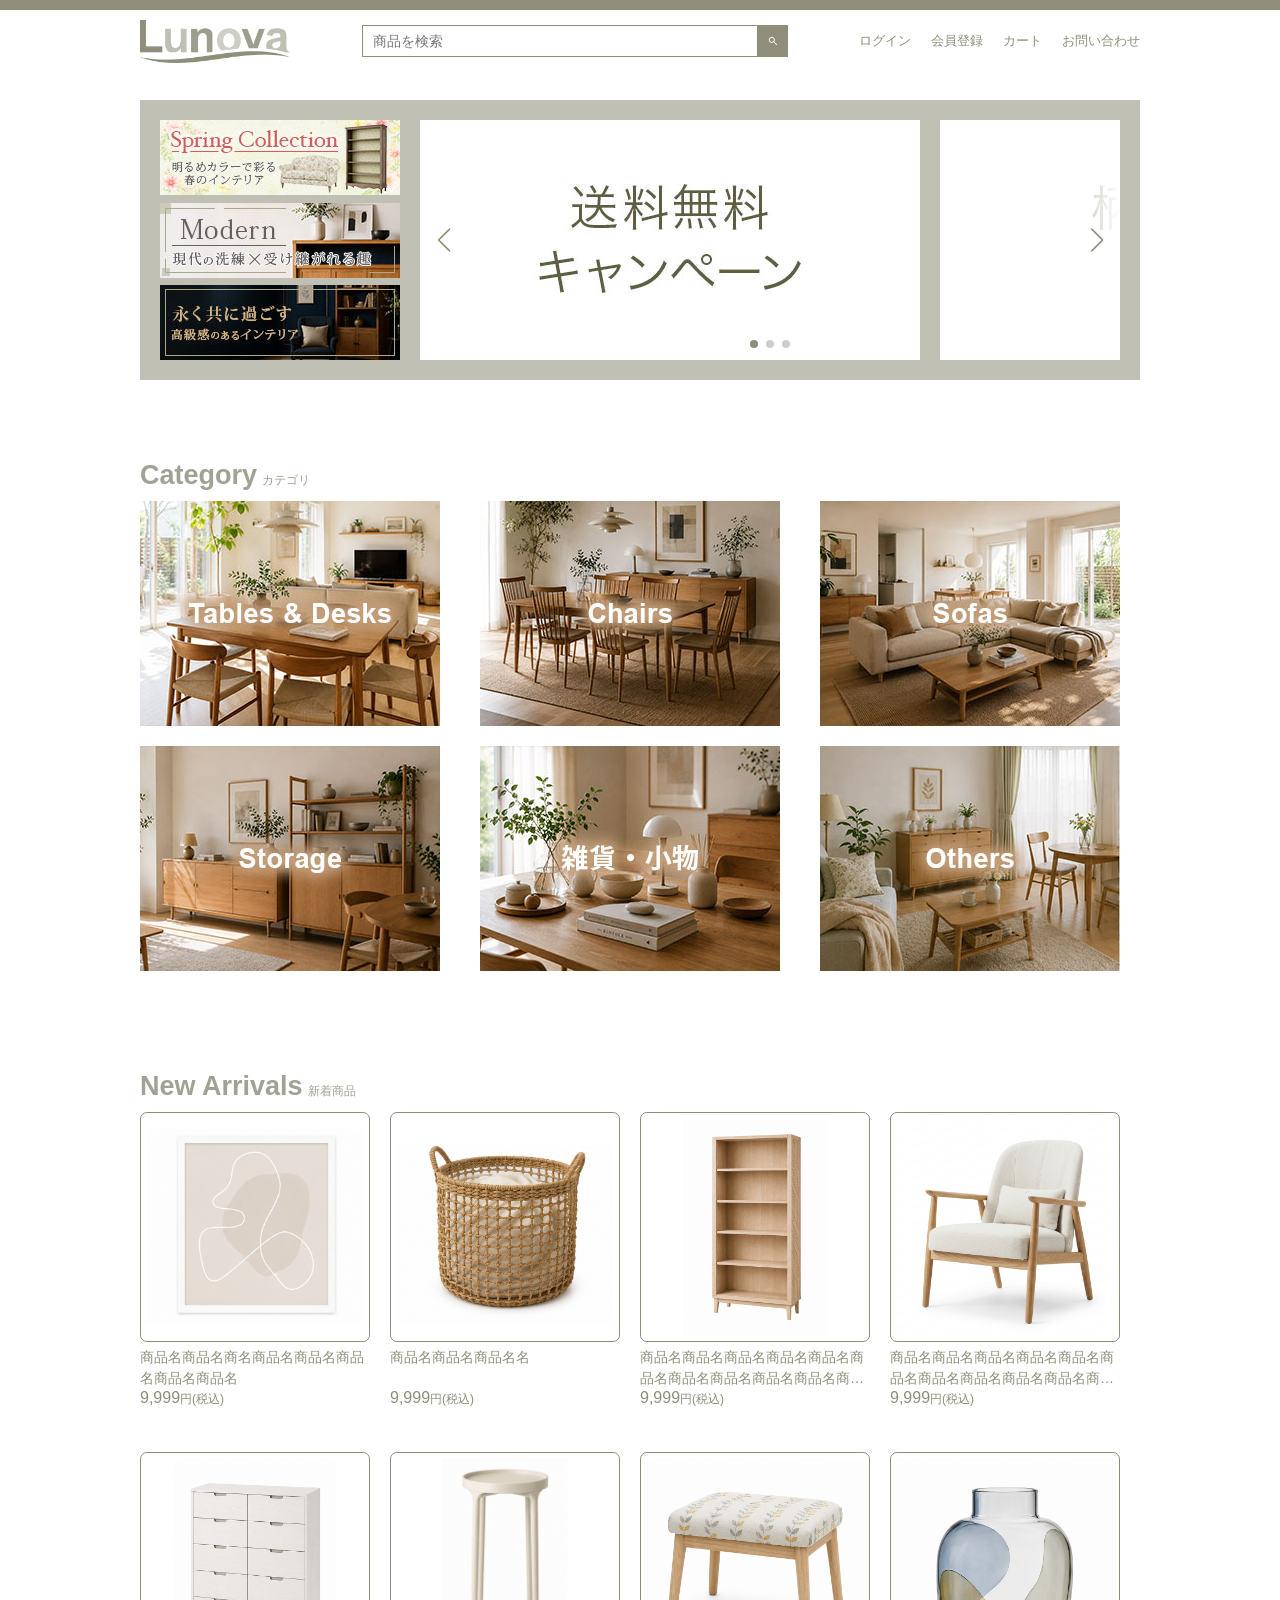
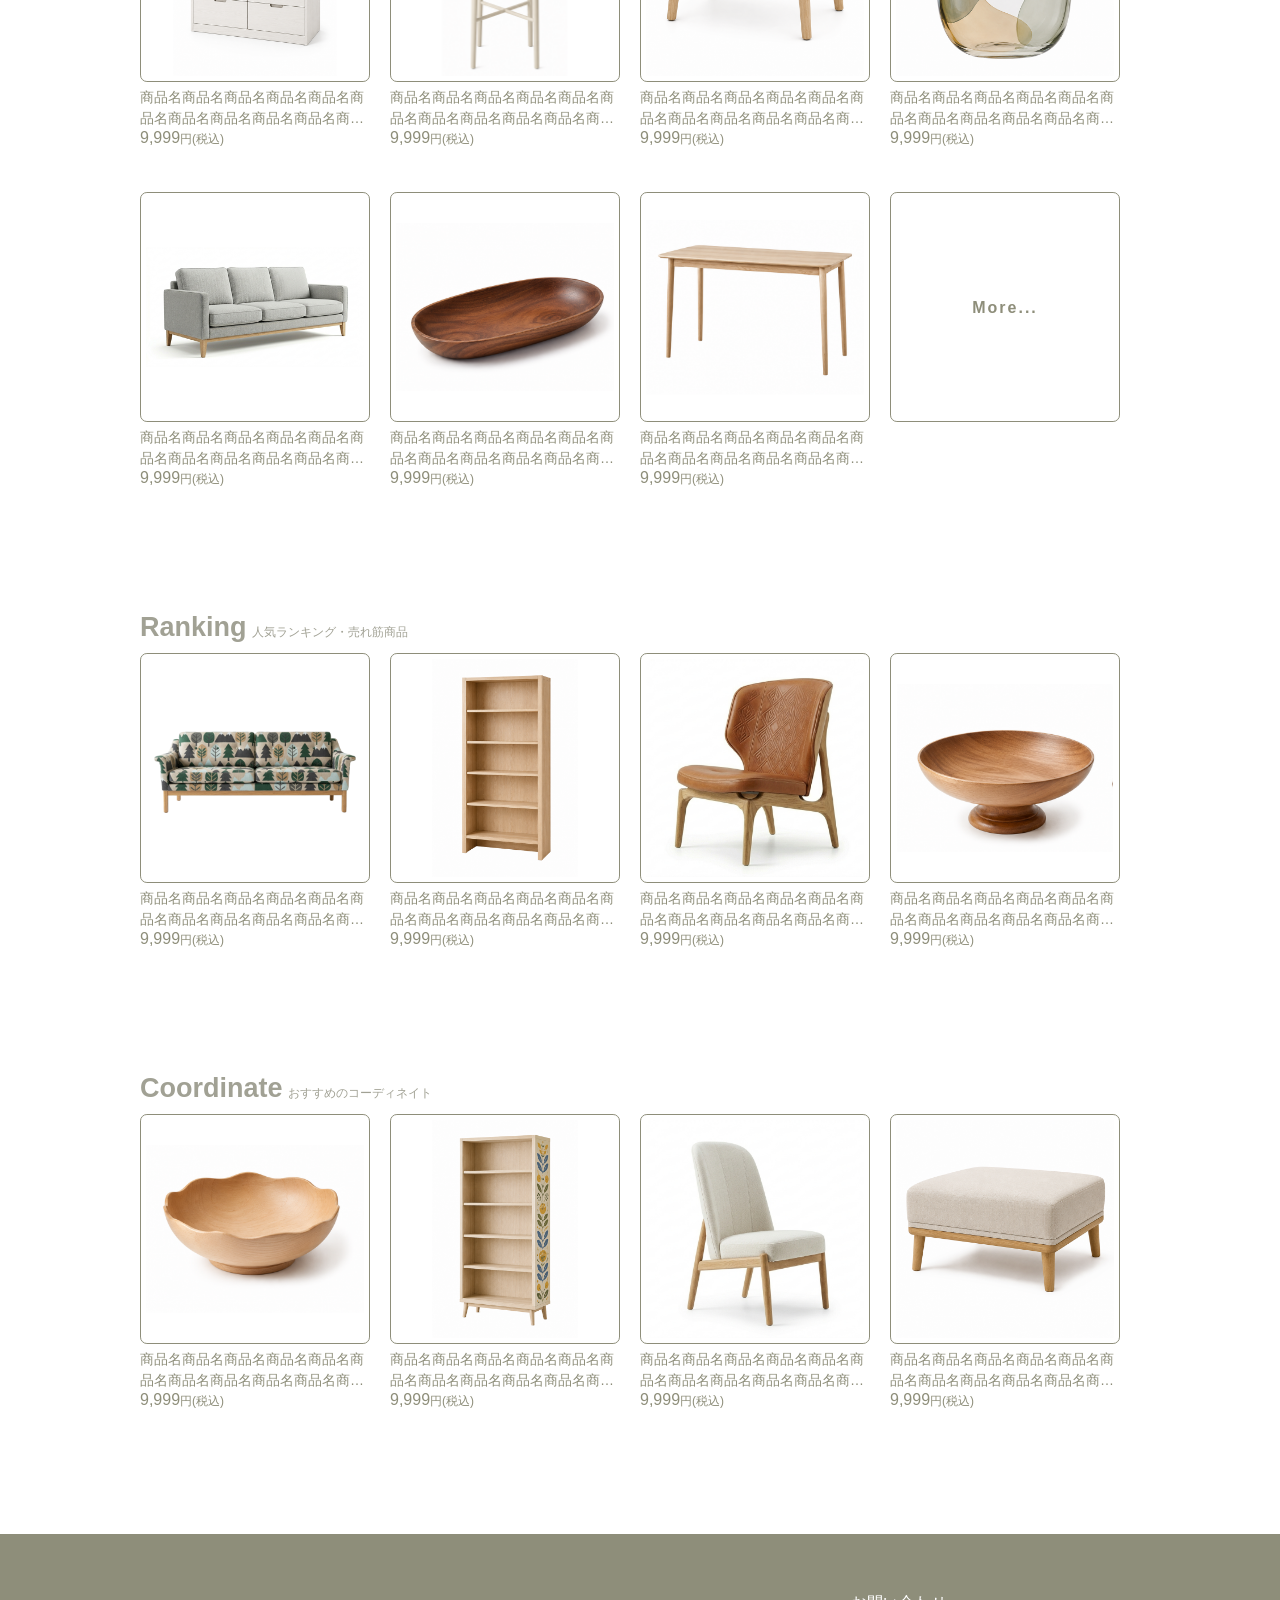
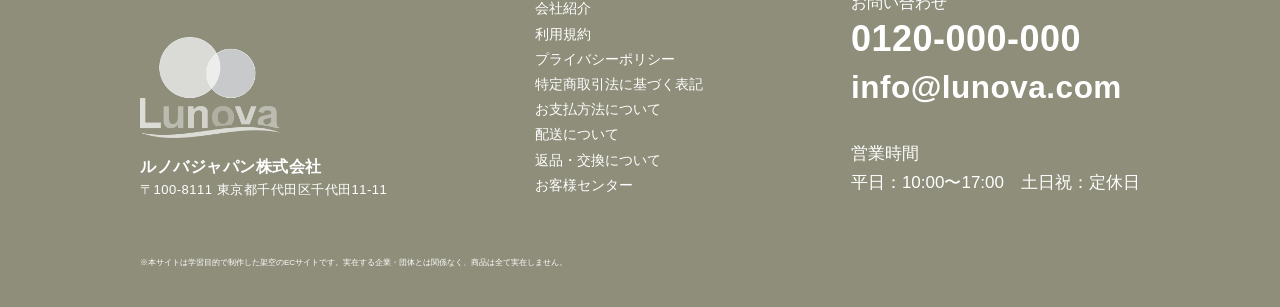
<file: index.html>
<!DOCTYPE html>
<html lang="ja">

<head>
  <meta charset="UTF-8">
  <meta name="viewport" content="width=device-width, initial-scale=1.0">
  <title>Lunova | 北欧・インテリア家具の専門店　通販サイト　Lunovaルノバ</title>
  <meta name="description" content="北欧家具・インテリア専門店「Lunova」では、北欧やイギリスを中心とした家具やインテリア小物を取り揃え、トータルコーディネートをご提案・販売しています。">
  <meta property="og:site_name" content="Lunova | 北欧　インテリア家具">
  <!-- og:typeは通常ページならwebsite、記事ページならarticle -->
  <meta property="og:type" content="website">
  <!-- URLは公開する時に書く -->
  <meta property="og:url" content="#####">
  <meta property="og:title" content="Lunova | 北欧　インテリア家具">
  <meta property="og:description"
    content="北欧家具・インテリア専門店「Lunova」では、北欧やイギリスを中心とした家具やインテリア小物を取り揃え、トータルコーディネートをご提案・販売しています。">
  <meta property="og:locale" content="ja_JP">
  <meta property="og:image" content="https://lunova.com/images/ogp.jpg"><!-- サーバーアップしたら更新する！ -->
  <meta name="twitter:card" content="summary_large_image">

  <!-- ファビコン -->
  <link rel="icon" href="img/icon.ico">

  <!-- 電話番号の自動リンクオフ -->
  <meta name="format-detection" content="telephone=no" />

  <!-- CSS -->
  <link rel="stylesheet" href="CSS/reset.css">
  <link rel="stylesheet" href="https://cdn.jsdelivr.net/npm/swiper@11/swiper-bundle.min.css">
  <link rel="stylesheet" href="https://fonts.googleapis.com/css2?family=Material+Symbols+Outlined">
  <link rel="stylesheet" href="CSS/style.css">

</head>

<body>
  <!-- ここからヘッダー -->
  <header class="header-wrap">
    <div class="header">
      <!-- ヘッダー　ロゴ -->
      <h1 class="header__logo"><a href="index.html"><img src="img/lunova_logo2.png" alt="Lunova"></a></h1>
      <!-- ヘッダー　検索 -->
      <form class="header__search" action="#">
        <input class="header__search-input" type="search" placeholder="商品を検索">
        <button class="header__search-button" type="submit">
          <span class="material-symbols-outlined">search</span>
        </button>
      </form>
      <!-- ヘッダー　ナビ -->
      <nav class="header__nav">
        <ul>
          <li><a href="login.html">ログイン</a></li>
          <li><a href="signup.html">会員登録</a></li>
          <li><a href="cart.html">カート</a></li>
          <li><a href="contact.html">お問い合わせ</a></li>
        </ul>
      </nav>
    </div>
  </header>
  <main>
    <!-- ここからバナー -->
    <section class="hero">
      <!-- ここからバナー -->
      <div class="hero__content">
        <div class="hero__banners">
          <ul>
            <li class="hero__banner-item"><a href="#"><img src="img/05_banner/banner1.jpg" alt="スプリングセール"></a></li>
            <li class="hero__banner-item"><a href="#"><img src="img/05_banner/banner2.jpg" alt="モダンコレクション"></a></li>
            <li class="hero__banner-item"><a href="#"><img src="img/05_banner/banner3.jpg" alt="高級感のあるインテリア"></a></li>
          </ul>
        </div>

        <!-- ここからスライダー -->
        <div class="hero__slider swiper">
          <div class="swiper-wrapper">
            <div class="swiper-slide">
              <a href="#"><img src="img/05_banner/slider1.jpg" alt="北欧インテリア特集"></a>
            </div>
            <div class="swiper-slide">
              <a href="#"><img src="img/05_banner/slider2.jpg" alt="リビング家具特集"></a>
            </div>
            <div class="swiper-slide">
              <a href="#"><img src="img/05_banner/slider3.jpg" alt="人気アイテム特集"></a>
            </div>
          </div>
          <!-- ページネーションの丸 -->
          <div class="swiper-pagination"></div>

          <!-- 左右の矢印 -->
          <div class="swiper-button-prev"></div>
          <div class="swiper-button-next"></div>
        </div>
      </div>
    </section>

    <!-- ここからカテゴリ -->
    <section class="category">
      <h2 class="section-title">
        <span class="section-title__en">Category</span>
        <span class="section-title__ja">カテゴリ</span>
      </h2>
      <div class="category__container">
        <ul>
          <li><a href="product.html"><img src="img/06_cate/Category1.jpg" alt=""></a></li>
          <li><a href="product.html"><img src="img/06_cate/Category2.jpg" alt=""></a></li>
          <li><a href="product.html"><img src="img/06_cate/Category3.jpg" alt=""></a></li>
          <li><a href="product.html"><img src="img/06_cate/Category4.jpg" alt=""></a></li>
          <li><a href="product.html"><img src="img/06_cate/Category5.jpg" alt=""></a></li>
          <li><a href="product.html"><img src="img/06_cate/Category6.jpg" alt=""></a></li>
        </ul>
      </div>
    </section>

    <!-- ここから新商品一覧 -->
    <div class="new-arrivals">
      <h2 class="section-title">
        <span class="section-title__en">New Arrivals</span>
        <span class="section-title__ja">新着商品</span>
      </h2>
      <!-- ここから新商品一覧 カード一覧-->
      <section class="new-arrivals__list">
        <ul>
          <!-- ここから新商品一覧 カード一覧  1行目-->
          <li class="product-card">
            <a href="product.html">
              <img class="product-card__image" src="img/03_item/art1.png" alt="商品名商品名">
              <p class="product-card__name">商品名商品名商名商品名商品名商品名商品名商品名</p>
              <p class="product-card__price">9,999<span class="product-card__tax">円(税込)</span></p>
            </a>
          </li>
          <li class="product-card">
            <a href="product.html">
              <img class="product-card__image" src="img/03_item/basket1.png" alt="商品名商品名">
              <p class="product-card__name">商品名商品名商品名名</p>
              <p class="product-card__price">9,999<span class="product-card__tax">円(税込)</span></p>
            </a>
          </li>
          <li class="product-card">
            <a href="product.html">
              <img class="product-card__image" src="img/03_item/book1.png" alt="商品名商品名">
              <p class="product-card__name">商品名商品名商品名商品名商品名商品名商品名商品名商品名商品名商品名商品名</p>
              <p class="product-card__price">9,999<span class="product-card__tax">円(税込)</span></p>
            </a>
          </li>
          <li class="product-card">
            <a href="product.html">
              <img class="product-card__image" src="img/03_item/chair1.png" alt="商品名商品名">
              <p class="product-card__name">商品名商品名商品名商品名商品名商品名商品名商品名商品名商品名商品名商品名</p>
              <p class="product-card__price">9,999<span class="product-card__tax">円(税込)</span></p>
            </a>
          </li>
          <!-- ここから新商品一覧 カード一覧  2行目-->
          <li class="product-card">
            <a href="product.html">
              <img class="product-card__image" src="img/03_item/chest1.png" alt="商品名商品名">
              <p class="product-card__name">商品名商品名商品名商品名商品名商品名商品名商品名商品名商品名商品名商品名</p>
              <p class="product-card__price">9,999<span class="product-card__tax">円(税込)</span></p>
            </a>
          </li>

          <li class="product-card">
            <a href="product.html">
              <img class="product-card__image" src="img/03_item/sidetable2.png" alt="商品名商品名">
              <p class="product-card__name">商品名商品名商品名商品名商品名商品名商品名商品名商品名商品名商品名商品名</p>
              <p class="product-card__price">9,999<span class="product-card__tax">円(税込)</span></p>
            </a>
          </li>
          <li class="product-card">
            <a href="product.html">
              <img class="product-card__image" src="img/03_item/ottoman3.png" alt="商品名商品名">
              <p class="product-card__name">商品名商品名商品名商品名商品名商品名商品名商品名商品名商品名商品名商品名</p>
              <p class="product-card__price">9,999<span class="product-card__tax">円(税込)</span></p>
            </a>
          </li>
          <li class="product-card">
            <a href="product.html">
              <img class="product-card__image" src="img/03_item/pod1.png" alt="商品名商品名">
              <p class="product-card__name">商品名商品名商品名商品名商品名商品名商品名商品名商品名商品名商品名商品名</p>
              <p class="product-card__price">9,999<span class="product-card__tax">円(税込)</span></p>
            </a>
          </li>
          <!-- ここから新商品一覧 カード一覧  3行目-->
          <li class="product-card">
            <a href="product.html">
              <img class="product-card__image" src="img/03_item/sofa1.png" alt="商品名商品名">
              <p class="product-card__name">商品名商品名商品名商品名商品名商品名商品名商品名商品名商品名商品名商品名</p>
              <p class="product-card__price">9,999<span class="product-card__tax">円(税込)</span></p>
            </a>
          </li>
          <li class="product-card">
            <a href="product.html">
              <img class="product-card__image" src="img/03_item/dish2.png" alt="商品名商品名">
              <p class="product-card__name">商品名商品名商品名商品名商品名商品名商品名商品名商品名商品名商品名商品名</p>
              <p class="product-card__price">9,999<span class="product-card__tax">円(税込)</span></p>
            </a>
          </li>
          <li class="product-card">
            <a href="product.html">
              <img class="product-card__image" src="img/03_item/table_hight1.png" alt="商品名商品名">
              <p class="product-card__name">商品名商品名商品名商品名商品名商品名商品名商品名商品名商品名商品名商品名</p>
              <p class="product-card__price">9,999<span class="product-card__tax">円(税込)</span></p>
            </a>
          </li>
          <li class="product-card">
            <a href="product.html">
              <p class="product-card__more">More...</p>
            </a>
          </li>

        </ul>
      </section>
    </div>
    <!-- ここからランキング -->
    <section class="ranking">
      <h2 class="section-title">
        <span class="section-title__en">Ranking</span>
        <span class="section-title__ja">人気ランキング・売れ筋商品</span>
      </h2>
      <div class="ranking__container">
        <div class="ranking">
        </div>
        <!-- ここからランキング の画像4つ-->
        <section class="new-arrivals__list">
          <ul>
            <li class="product-card">
              <a href="product.html">
                <img class="product-card__image" src="img/03_item/sofa3.png" alt="商品名商品名">
                <p class="product-card__name">商品名商品名商品名商品名商品名商品名商品名商品名商品名商品名商品名商品名</p>
                <p class="product-card__price">9,999<span class="product-card__tax">円(税込)</span></p>
              </a>
            </li>
            <li class="product-card">
              <a href="product.html">
                <img class="product-card__image" src="img/03_item/book2.png" alt="商品名商品名">
                <p class="product-card__name">商品名商品名商品名商品名商品名商品名商品名商品名商品名商品名商品名商品名</p>
                <p class="product-card__price">9,999<span class="product-card__tax">円(税込)</span></p>
              </a>
            </li>
            <li class="product-card">
              <a href="product.html">
                <img class="product-card__image" src="img/03_item/chair2.png" alt="商品名商品名">
                <p class="product-card__name">商品名商品名商品名商品名商品名商品名商品名商品名商品名商品名商品名商品名</p>
                <p class="product-card__price">9,999<span class="product-card__tax">円(税込)</span></p>
              </a>
            </li>
            <li class="product-card">
              <a href="product.html">
                <img class="product-card__image" src="img/03_item/dish1.png" alt="商品名商品名">
                <p class="product-card__name">商品名商品名商品名商品名商品名商品名商品名商品名商品名商品名商品名商品名</p>
                <p class="product-card__price">9,999<span class="product-card__tax">円(税込)</span></p>
              </a>
            </li>
          </ul>
        </section>
      </div>
    </section>


    <!-- ここからコーディネイト -->
    <section class="coordinate">
      <h2 class="section-title">
        <span class="section-title__en">Coordinate</span>
        <span class="section-title__ja">おすすめのコーディネイト</span>
      </h2>
      <div class="coordinate__container">
        <div class="coordinate">
        </div>

        <!-- ここからコーディネイト の画像4つ-->
        <section class="new-arrivals__list">
          <ul>
            <li class="product-card">
              <a href="product.html">
                <img class="product-card__image" src="img/03_item/dish3.png" alt="商品名商品名">
                <p class="product-card__name">商品名商品名商品名商品名商品名商品名商品名商品名商品名商品名商品名商品名</p>
                <p class="product-card__price">9,999<span class="product-card__tax">円(税込)</span></p>
              </a>
            </li>
            <li class="product-card">
              <a href="product.html">
                <img class="product-card__image" src="img/03_item/book3.png" alt="商品名商品名">
                <p class="product-card__name">商品名商品名商品名商品名商品名商品名商品名商品名商品名商品名商品名商品名</p>
                <p class="product-card__price">9,999<span class="product-card__tax">円(税込)</span></p>
              </a>
            </li>
            <li class="product-card">
              <a href="product.html">
                <img class="product-card__image" src="img/03_item/chair3.png" alt="商品名商品名">
                <p class="product-card__name">商品名商品名商品名商品名商品名商品名商品名商品名商品名商品名商品名商品名</p>
                <p class="product-card__price">9,999<span class="product-card__tax">円(税込)</span></p>
              </a>
            </li>
            <li class="product-card">
              <a href="product.html">
                <img class="product-card__image" src="img/03_item/ottoman1.png" alt="商品名商品名">
                <p class="product-card__name">商品名商品名商品名商品名商品名商品名商品名商品名商品名商品名商品名商品名</p>
                <p class="product-card__price">9,999<span class="product-card__tax">円(税込)</span></p>
              </a>
            </li>
          </ul>
        </section>
      </div>
    </section>
  </main>

  <!-- ここからフッター-->
  <footer class="footer-wrap">
    <div class="footer">

      <!-- ここからフッタ  企業情報ー-->
      <div class="footer__company">
        <img src="img/lunova_logo1.png" alt="Lunova">
        <p class="footer__company-name">ルノバジャパン株式会社</p>
        <p class="footer__address">〒100-8111 東京都千代田区千代田11-11</p>
      </div>
      <!-- ここからフッタ  リンク集ー-->
      <div class="footer__links">
        <ul>
          <li><a href="#">会社紹介</a></li>
          <li><a href="#">利用規約</a></li>
          <li><a href="#">プライバシーポリシー</a></li>
          <li><a href="#">特定商取引法に基づく表記</a></li>
          <li><a href="#">お支払方法について</a></li>
          <li><a href="#">配送について</a></li>
          <li><a href="#">返品・交換について</a></li>
          <li><a href="#">お客様センター</a></li>
        </ul>
      </div>
      <!-- ここからフッタ  問い合わせー-->
      <div class="footer__contact">
        <h3>お問い合わせ</h3>
        <p class="footer__contact-tel">0120-000-000</p>
        <p class="footer__contact-mail">info@lunova.com</p>
        <p class="footer__contact-hours">営業時間<br>平日：10:00〜17:00　土日祝：定休日</p>
      </div>
    </div>
    <!-- ここからフッタ  注釈ー-->
    <div class="footer__memo">
      <p>※本サイトは学習目的で制作した架空のECサイトです。実在する企業・団体とは関係なく、商品は全て実在しません。</p>
    </div>
    </div>

    <!-- JS読み込むの -->
    <script src="https://cdn.jsdelivr.net/npm/swiper@11/swiper-bundle.min.js"></script>
    <script src="JS/script.js"></script>
  </footer>
</body>

</html>
</file>
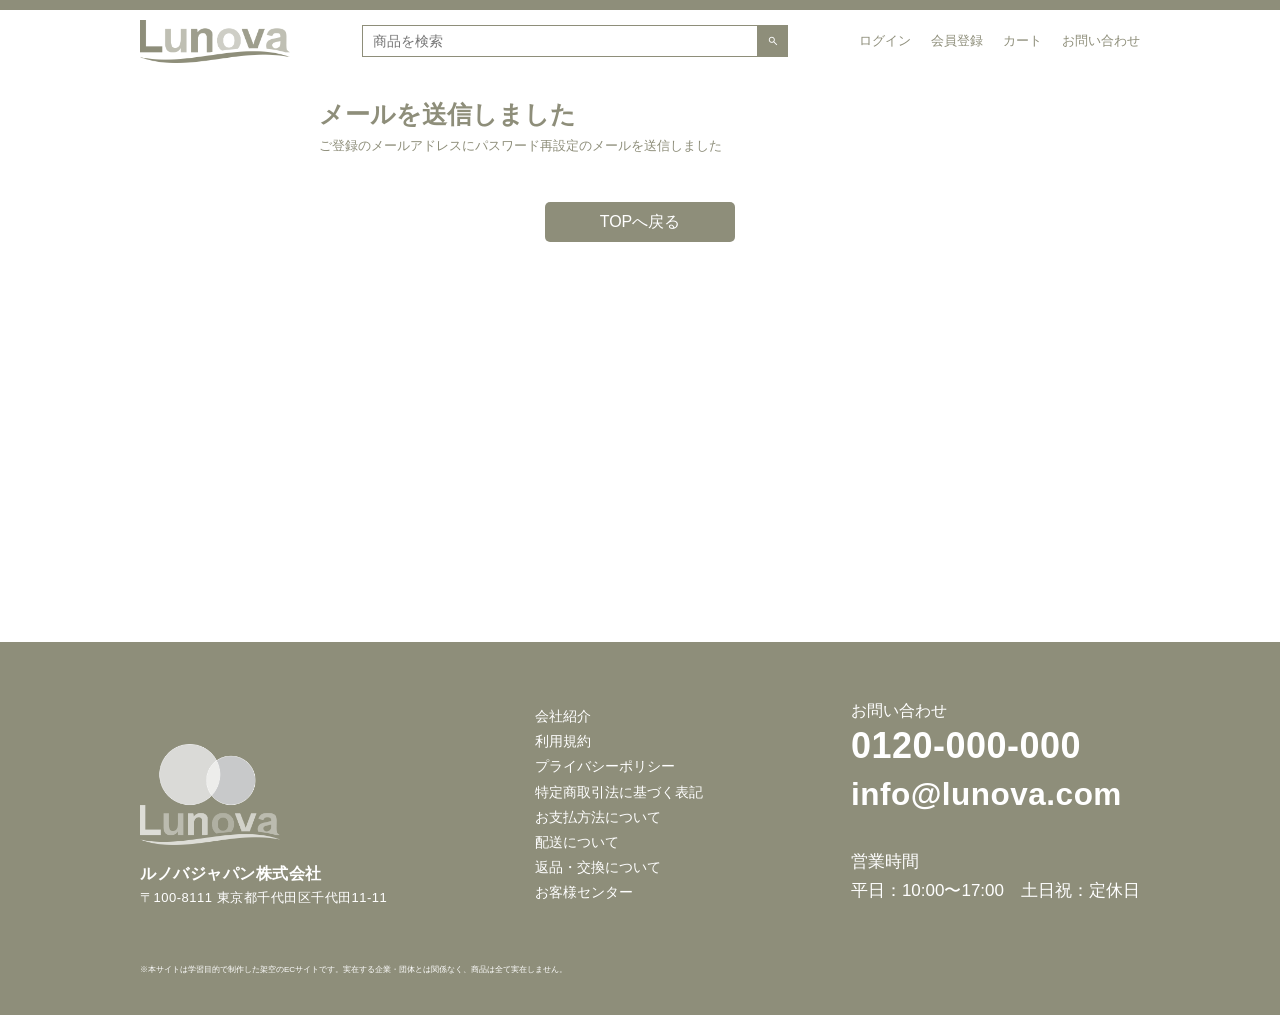
<file: forget-complete.html>
<!DOCTYPE html>
<html lang="ja">

<head>
  <meta charset="UTF-8">
  <meta name="viewport" content="width=device-width, initial-scale=1.0">
  <title>会員登録完了 | Lunova | 北欧・インテリア家具の専門店　通販サイト　Lunovaルノバ</title>
  <meta name="description" content="北欧家具・インテリア専門店「Lunova」では、北欧やイギリスを中心とした家具やインテリア小物を取り揃え、トータルコーディネートをご提案・販売しています。">
  <meta property="og:site_name" content="会員登録完了 | Lunova | 北欧　インテリア家具">
  <!-- og:typeは通常ページならwebsite、記事ページならarticle -->
  <meta property="og:type" content="website">
  <!-- URLは公開する時に書く -->
  <meta property="og:url" content="#####">
  <meta property="og:title" content="会員登録完了 | Lunova | 北欧　インテリア家具">
  <meta property="og:description"
    content="北欧家具・インテリア専門店「Lunova」では、北欧やイギリスを中心とした家具やインテリア小物を取り揃え、トータルコーディネートをご提案・販売しています。">
  <meta property="og:locale" content="ja_JP">
  <meta property="og:image" content="https://lunova.com/images/ogp.jpg"><!-- サーバーアップしたら更新する！ -->
  <meta name="twitter:card" content="summary_large_image">

  <!-- ファビコン -->
  <link rel="icon" href="img/icon.ico">

  <!-- 電話番号の自動リンクオフ -->
  <meta name="format-detection" content="telephone=no" />

  <!-- CSS -->
  <link rel="stylesheet" href="CSS/reset.css">
  <link rel="stylesheet" href="https://cdn.jsdelivr.net/npm/swiper@11/swiper-bundle.min.css">
  <link rel="stylesheet" href="https://fonts.googleapis.com/css2?family=Material+Symbols+Outlined">
  <link rel="stylesheet" href="CSS/style.css">
  <link rel="stylesheet" href="CSS/login.css">

</head>

<body>
  <!-- ここからヘッダー -->
  <header class="header-wrap">
    <div class="header">
      <!-- ヘッダー　ロゴ -->
      <h1 class="header__logo"><a href="index.html"><img src="img/lunova_logo2.png" alt="Lunova"></a></h1>
      <!-- ヘッダー　検索 -->
      <form class="header__search" action="#">
        <input class="header__search-input" type="search" placeholder="商品を検索">
        <button class="header__search-button" type="submit">
          <span class="material-symbols-outlined">search</span>
        </button>
      </form>
      <!-- ヘッダー　ナビ -->
      <nav class="header__nav">
        <ul>
          <li><a href="login.html">ログイン</a></li>
          <li><a href="signup.html">会員登録</a></li>
          <li><a href="cart.html">カート</a></li>
          <li><a href="contact.html">お問い合わせ</a></li>
        </ul>
      </nav>
    </div>
  </header>
  <main>

    <!-- ここから新規会員登録-->
    <div class="login__container">
      <h2 class="login__title">メールを送信しました</h2>
      <p>ご登録のメールアドレスにパスワード再設定のメールを送信しました</p>



      </form>
      <div class="signup__button">
        <div class="signup__button__container">
          <a href="index.html" class="login-form__button-submit">TOPへ戻る</a>
          <!-- <button class="login-form__button-submit">確認する</button> -->
        </div>
      </div>
    </div>














  </main>
  <!-- ここからフッター-->
  <footer class="footer-wrap">
    <div class="footer">

      <!-- ここからフッタ  企業情報ー-->
      <div class="footer__company">
        <img src="img/lunova_logo1.png" alt="Lunova">
        <p class="footer__company-name">ルノバジャパン株式会社</p>
        <p class="footer__address">〒100-8111 東京都千代田区千代田11-11</p>
      </div>
      <!-- ここからフッタ  リンク集ー-->
      <div class="footer__links">
        <ul>
          <li><a href="#">会社紹介</a></li>
          <li><a href="#">利用規約</a></li>
          <li><a href="#">プライバシーポリシー</a></li>
          <li><a href="#">特定商取引法に基づく表記</a></li>
          <li><a href="#">お支払方法について</a></li>
          <li><a href="#">配送について</a></li>
          <li><a href="#">返品・交換について</a></li>
          <li><a href="#">お客様センター</a></li>
        </ul>
      </div>
      <!-- ここからフッタ  問い合わせー-->
      <div class="footer__contact">
        <h3>お問い合わせ</h3>
        <p class="footer__contact-tel">0120-000-000</p>
        <p class="footer__contact-mail">info@lunova.com</p>
        <p class="footer__contact-hours">営業時間<br>平日：10:00〜17:00　土日祝：定休日</p>
      </div>
    </div>
    <!-- ここからフッタ  注釈ー-->
    <div class="footer__memo">
      <p>※本サイトは学習目的で制作した架空のECサイトです。実在する企業・団体とは関係なく、商品は全て実在しません。</p>
    </div>
    </div>

  </footer>
</body>

</html>
</file>
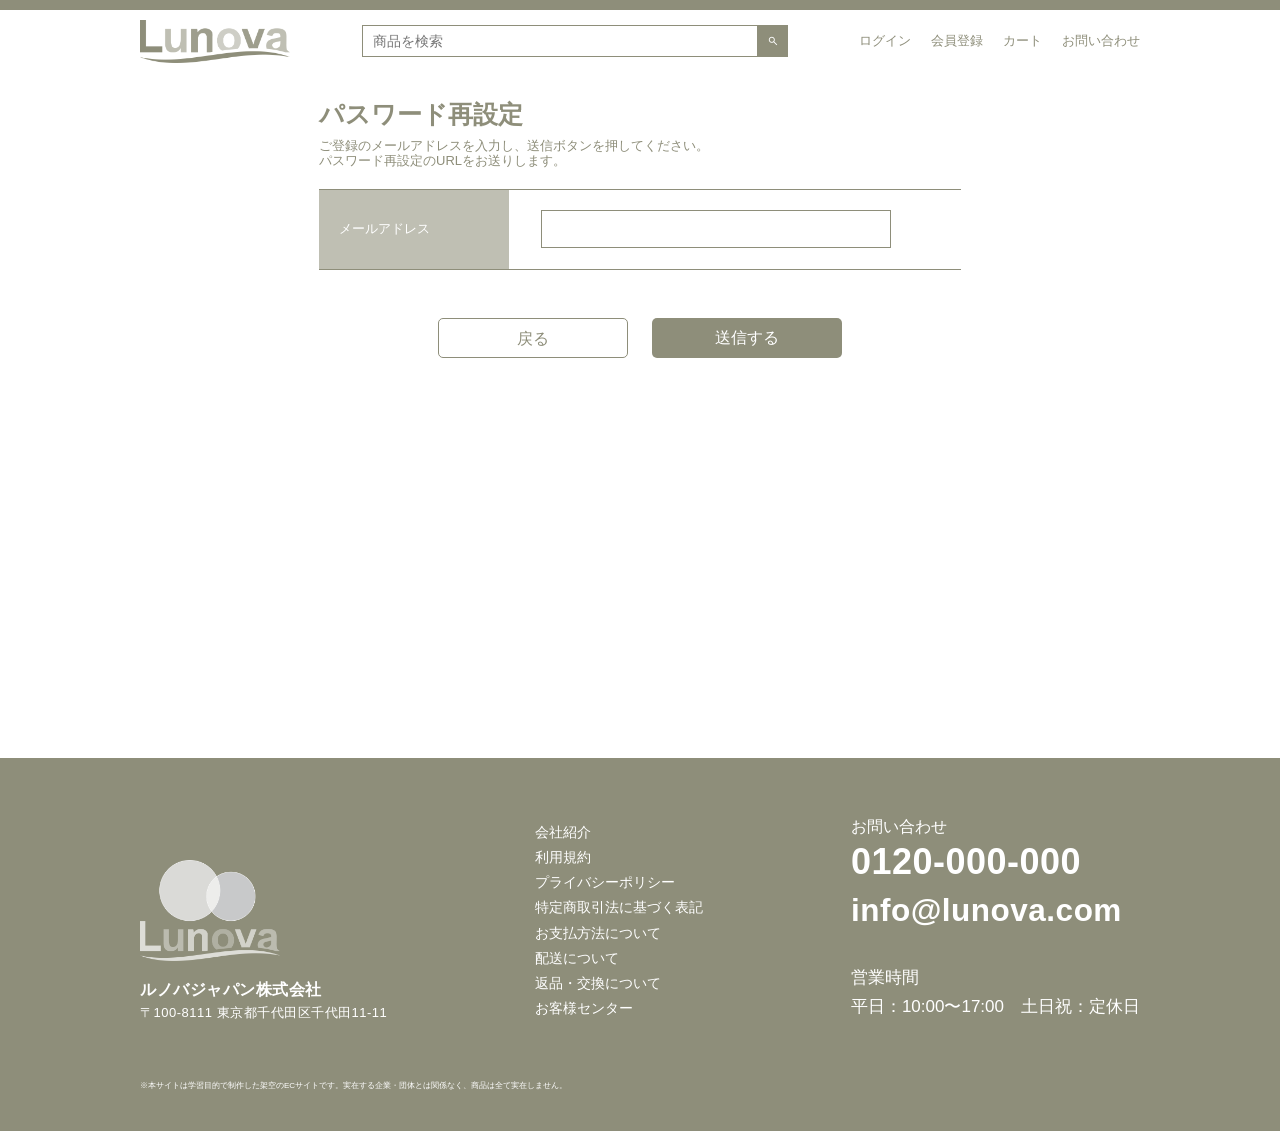
<file: forget.html>
<!DOCTYPE html>
<html lang="ja">

<head>
  <meta charset="UTF-8">
  <meta name="viewport" content="width=device-width, initial-scale=1.0">
  <title>パスワード再設定 | Lunova | 北欧・インテリア家具の専門店　通販サイト　Lunovaルノバ</title>
  <meta name="description" content="北欧家具・インテリア専門店「Lunova」では、北欧やイギリスを中心とした家具やインテリア小物を取り揃え、トータルコーディネートをご提案・販売しています。">
  <meta property="og:site_name" content="パスワード再設定 | Lunova | 北欧　インテリア家具">
  <!-- og:typeは通常ページならwebsite、記事ページならarticle -->
  <meta property="og:type" content="website">
  <!-- URLは公開する時に書く -->
  <meta property="og:url" content="#####">
  <meta property="og:title" content="パスワード再設定 | Lunova | 北欧　インテリア家具">
  <meta property="og:description"
    content="北欧家具・インテリア専門店「Lunova」では、北欧やイギリスを中心とした家具やインテリア小物を取り揃え、トータルコーディネートをご提案・販売しています。">
  <meta property="og:locale" content="ja_JP">
  <meta property="og:image" content="https://lunova.com/images/ogp.jpg"><!-- サーバーアップしたら更新する！ -->
  <meta name="twitter:card" content="summary_large_image">

  <!-- ファビコン -->
  <link rel="icon" href="img/icon.ico">

  <!-- 電話番号の自動リンクオフ -->
  <meta name="format-detection" content="telephone=no" />

  <!-- CSS -->
  <link rel="stylesheet" href="CSS/reset.css">
  <link rel="stylesheet" href="https://cdn.jsdelivr.net/npm/swiper@11/swiper-bundle.min.css">
  <link rel="stylesheet" href="https://fonts.googleapis.com/css2?family=Material+Symbols+Outlined">
  <link rel="stylesheet" href="CSS/style.css">
  <link rel="stylesheet" href="CSS/login.css">

</head>

<body>
  <!-- ここからヘッダー -->
  <header class="header-wrap">
    <div class="header">
      <!-- ヘッダー　ロゴ -->
      <h1 class="header__logo"><a href="index.html"><img src="img/lunova_logo2.png" alt="Lunova"></a></h1>
      <!-- ヘッダー　検索 -->
      <form class="header__search" action="#">
        <input class="header__search-input" type="search" placeholder="商品を検索">
        <button class="header__search-button" type="submit">
          <span class="material-symbols-outlined">search</span>
        </button>
      </form>
      <!-- ヘッダー　ナビ -->
      <nav class="header__nav">
        <ul>
          <li><a href="login.html">ログイン</a></li>
          <li><a href="signup.html">会員登録</a></li>
          <li><a href="cart.html">カート</a></li>
          <li><a href="contact.html">お問い合わせ</a></li>
        </ul>
      </nav>
    </div>
  </header>
  <main>

    <!-- ここからパスワード再設定-->
    <div class="login__container">
      <h2 class="login__title">パスワード再設定</h2>
      <p>ご登録のメールアドレスを入力し、送信ボタンを押してください。<br>パスワード再設定のURLをお送りします。</p>
      <form class="login-form">
        <div class="login-form__group">
          <label for="email" class="login-form__label">メールアドレス</label>
          <input id="email" class="login-form__input" type="email">
          <!-- メモ　forとidで紐づくらしい。typeは必要らしい -->
        </div>
      </form>

      <div class="forget__button">
        <div class="forget__button__container">
        <a href="login.html" class="login-form__button-back">戻る</a>
        <a href="forget-complete.html" class="login-form__button-submit">送信する</a>
        </div>
      </div>
    </div>
  </main>



  <!-- ここからフッター-->
  <footer class="footer-wrap">
    <div class="footer">

      <!-- ここからフッタ  企業情報ー-->
      <div class="footer__company">
        <img src="img/lunova_logo1.png" alt="Lunova">
        <p class="footer__company-name">ルノバジャパン株式会社</p>
        <p class="footer__address">〒100-8111 東京都千代田区千代田11-11</p>
      </div>
      <!-- ここからフッタ  リンク集ー-->
      <div class="footer__links">
        <ul>
          <li><a href="#">会社紹介</a></li>
          <li><a href="#">利用規約</a></li>
          <li><a href="#">プライバシーポリシー</a></li>
          <li><a href="#">特定商取引法に基づく表記</a></li>
          <li><a href="#">お支払方法について</a></li>
          <li><a href="#">配送について</a></li>
          <li><a href="#">返品・交換について</a></li>
          <li><a href="#">お客様センター</a></li>
        </ul>
      </div>
      <!-- ここからフッタ  問い合わせー-->
      <div class="footer__contact">
        <h3>お問い合わせ</h3>
        <p class="footer__contact-tel">0120-000-000</p>
        <p class="footer__contact-mail">info@lunova.com</p>
        <p class="footer__contact-hours">営業時間<br>平日：10:00〜17:00　土日祝：定休日</p>
      </div>
    </div>
    <!-- ここからフッタ  注釈ー-->
    <div class="footer__memo">
      <p>※本サイトは学習目的で制作した架空のECサイトです。実在する企業・団体とは関係なく、商品は全て実在しません。</p>
    </div>
    </div>

  </footer>
</body>

</html>
</file>
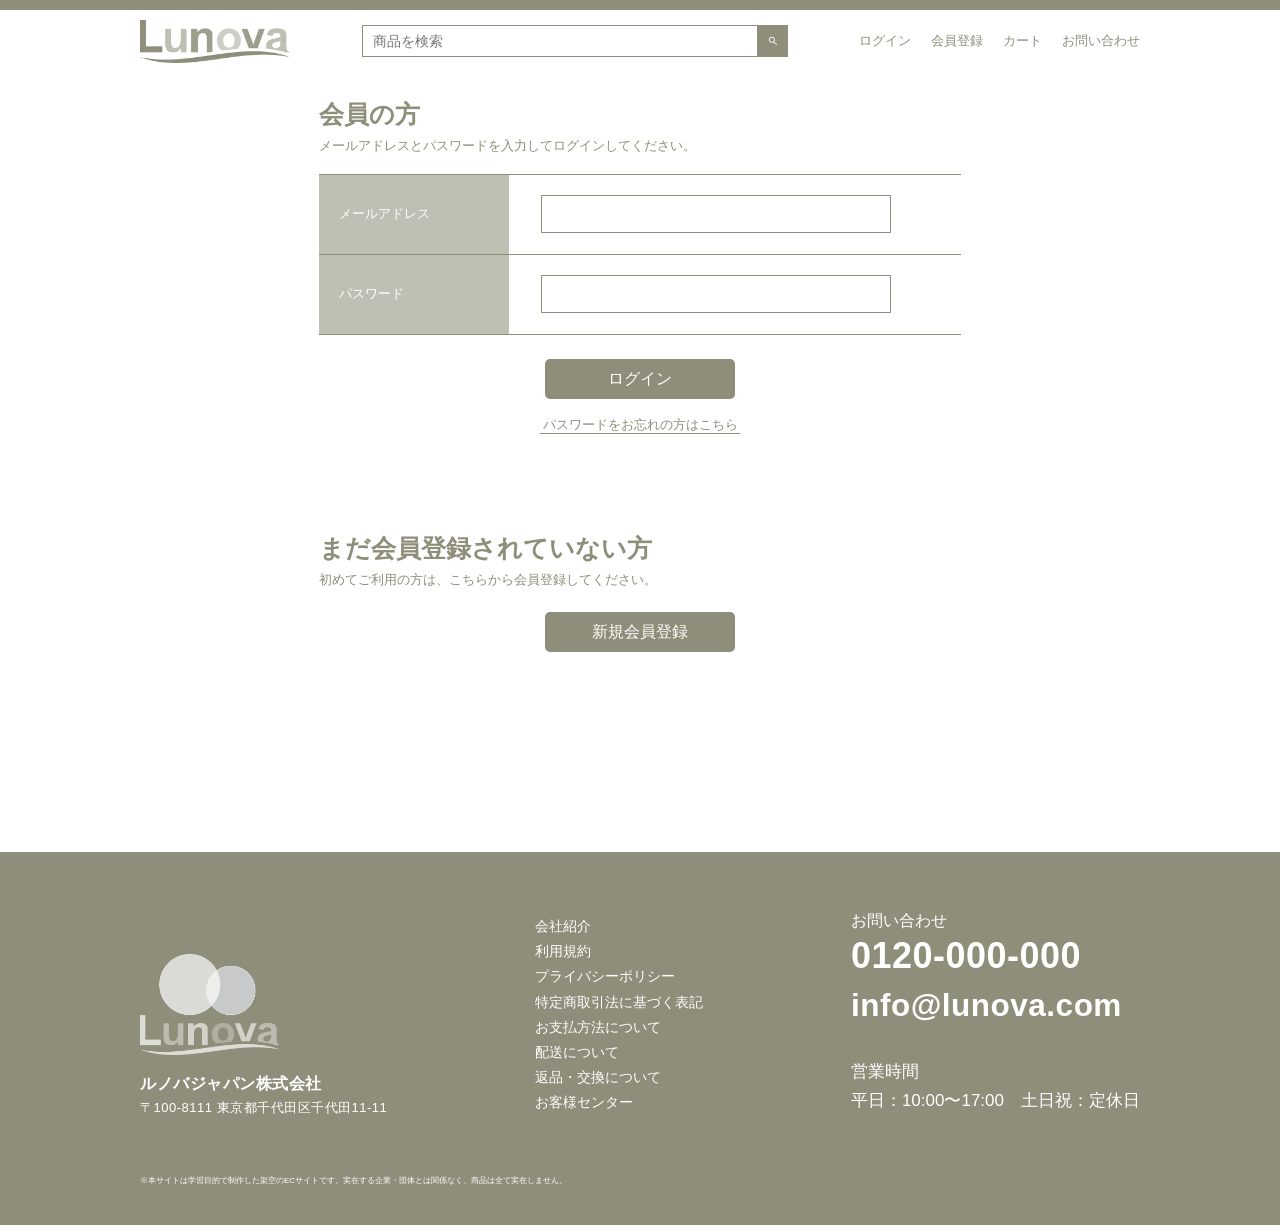
<file: login.html>
<!DOCTYPE html>
<html lang="ja">

<head>
  <meta charset="UTF-8">
  <meta name="viewport" content="width=device-width, initial-scale=1.0">
  <title>ログイン | Lunova | 北欧・インテリア家具の専門店　通販サイト　Lunovaルノバ</title>
  <meta name="description" content="北欧家具・インテリア専門店「Lunova」では、北欧やイギリスを中心とした家具やインテリア小物を取り揃え、トータルコーディネートをご提案・販売しています。">
  <meta property="og:site_name" content="ログイン | Lunova | 北欧　インテリア家具">
  <!-- og:typeは通常ページならwebsite、記事ページならarticle -->
  <meta property="og:type" content="website">
  <!-- URLは公開する時に書く -->
  <meta property="og:url" content="#####">
  <meta property="og:title" content="ログイン | Lunova | 北欧　インテリア家具">
  <meta property="og:description"
    content="北欧家具・インテリア専門店「Lunova」では、北欧やイギリスを中心とした家具やインテリア小物を取り揃え、トータルコーディネートをご提案・販売しています。">
  <meta property="og:locale" content="ja_JP">
  <meta property="og:image" content="https://lunova.com/images/ogp.jpg"><!-- サーバーアップしたら更新する！ -->
  <meta name="twitter:card" content="summary_large_image">

  <!-- ファビコン -->
  <link rel="icon" href="img/icon.ico">

  <!-- 電話番号の自動リンクオフ -->
  <meta name="format-detection" content="telephone=no" />

  <!-- CSS -->
  <link rel="stylesheet" href="CSS/reset.css">
  <link rel="stylesheet" href="https://cdn.jsdelivr.net/npm/swiper@11/swiper-bundle.min.css">
  <link rel="stylesheet" href="https://fonts.googleapis.com/css2?family=Material+Symbols+Outlined">
  <link rel="stylesheet" href="CSS/style.css">
  <link rel="stylesheet" href="CSS/login.css">

</head>

<body>
  <!-- ここからヘッダー -->
  <header class="header-wrap">
    <div class="header">
      <!-- ヘッダー　ロゴ -->
      <h1 class="header__logo"><a href="index.html"><img src="img/lunova_logo2.png" alt="Lunova"></a></h1>
      <!-- ヘッダー　検索 -->
      <form class="header__search" action="#">
        <input class="header__search-input" type="search" placeholder="商品を検索">
        <button class="header__search-button" type="submit">
          <span class="material-symbols-outlined">search</span>
        </button>
      </form>
      <!-- ヘッダー　ナビ -->
      <nav class="header__nav">
        <ul>
          <li><a href="login.html">ログイン</a></li>
          <li><a href="signup.html">会員登録</a></li>
          <li><a href="cart.html">カート</a></li>
          <li><a href="contact.html">お問い合わせ</a></li>
        </ul>
      </nav>
    </div>
  </header>
  <main>

    <!-- ここからログイン-->
    <div class="login__container">
      <h2 class="login__title">会員の方</h2>
      <p>メールアドレスとパスワードを入力してログインしてください。</p>
      <form class="login-form">
        <div class="login-form__group">
          <label for="email" class="login-form__label">メールアドレス</label>
          <input id="email" class="login-form__input" type="email">
          <!-- メモ　forとidで紐づくらしい。typeは必要らしい -->
        </div>
        <div class="login-form__group">
          <label for="password" class="login-form__label">パスワード</label>
          <input id="password" class="login-form__input" type="password">
        </div>
      </form>
      <a href="index.html" class="login-form__button">ログイン</a>
      <div class="login__forget">
        <a href="forget.html">パスワードをお忘れの方はこちら</a>
      </div>
      <!-- ここから会員登録-->
      <div class="login__container">
        <h2 class="login__title">まだ会員登録されていない方</h2>
        <p>初めてご利用の方は、こちらから会員登録してください。</p>
        <a href="html/signup.html" class="login-regist">新規会員登録</a>
      </div>
    </div>
  </main>
  <!-- ここからフッター-->
  <footer class="footer-wrap">
    <div class="footer">

      <!-- ここからフッタ  企業情報ー-->
      <div class="footer__company">
        <img src="img/lunova_logo1.png" alt="Lunova">
        <p class="footer__company-name">ルノバジャパン株式会社</p>
        <p class="footer__address">〒100-8111 東京都千代田区千代田11-11</p>
      </div>
      <!-- ここからフッタ  リンク集ー-->
      <div class="footer__links">
        <ul>
          <li><a href="#">会社紹介</a></li>
          <li><a href="#">利用規約</a></li>
          <li><a href="#">プライバシーポリシー</a></li>
          <li><a href="#">特定商取引法に基づく表記</a></li>
          <li><a href="#">お支払方法について</a></li>
          <li><a href="#">配送について</a></li>
          <li><a href="#">返品・交換について</a></li>
          <li><a href="#">お客様センター</a></li>
        </ul>
      </div>
      <!-- ここからフッタ  問い合わせー-->
      <div class="footer__contact">
        <h3>お問い合わせ</h3>
        <p class="footer__contact-tel">0120-000-000</p>
        <p class="footer__contact-mail">info@lunova.com</p>
        <p class="footer__contact-hours">営業時間<br>平日：10:00〜17:00　土日祝：定休日</p>
      </div>
    </div>
    <!-- ここからフッタ  注釈ー-->
    <div class="footer__memo">
      <p>※本サイトは学習目的で制作した架空のECサイトです。実在する企業・団体とは関係なく、商品は全て実在しません。</p>
    </div>
    </div>

  </footer>
</body>

</html>
</file>
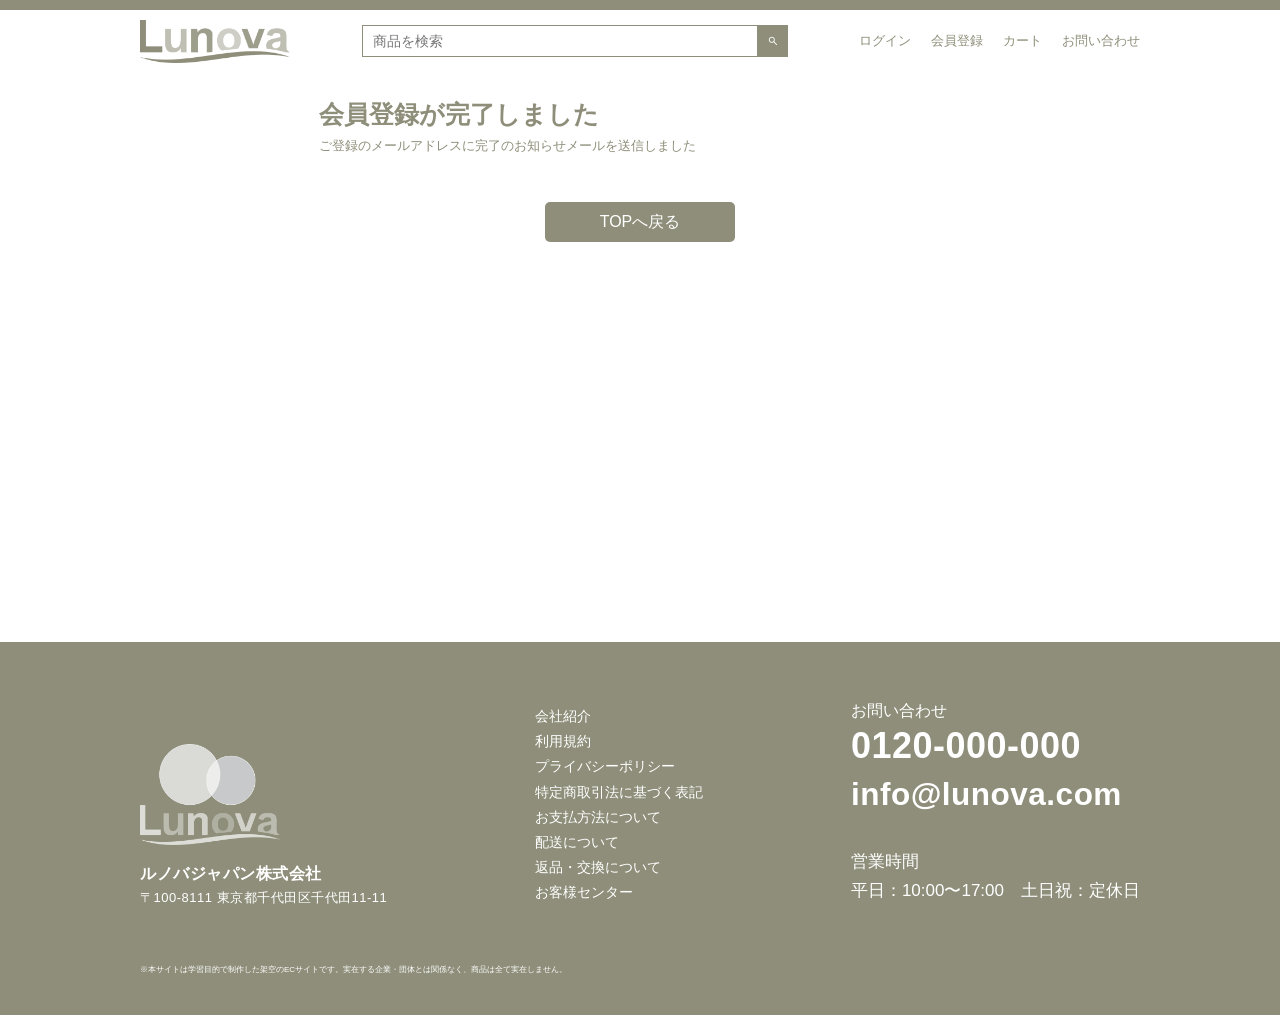
<file: signup-complete.html>
<!DOCTYPE html>
<html lang="ja">

<head>
  <meta charset="UTF-8">
  <meta name="viewport" content="width=device-width, initial-scale=1.0">
  <title>会員登録完了 | Lunova | 北欧・インテリア家具の専門店　通販サイト　Lunovaルノバ</title>
  <meta name="description" content="北欧家具・インテリア専門店「Lunova」では、北欧やイギリスを中心とした家具やインテリア小物を取り揃え、トータルコーディネートをご提案・販売しています。">
  <meta property="og:site_name" content="会員登録完了 | Lunova | 北欧　インテリア家具">
  <!-- og:typeは通常ページならwebsite、記事ページならarticle -->
  <meta property="og:type" content="website">
  <!-- URLは公開する時に書く -->
  <meta property="og:url" content="#####">
  <meta property="og:title" content="会員登録完了 | Lunova | 北欧　インテリア家具">
  <meta property="og:description"
    content="北欧家具・インテリア専門店「Lunova」では、北欧やイギリスを中心とした家具やインテリア小物を取り揃え、トータルコーディネートをご提案・販売しています。">
  <meta property="og:locale" content="ja_JP">
  <meta property="og:image" content="https://lunova.com/images/ogp.jpg"><!-- サーバーアップしたら更新する！ -->
  <meta name="twitter:card" content="summary_large_image">

  <!-- ファビコン -->
  <link rel="icon" href="img/icon.ico">

  <!-- 電話番号の自動リンクオフ -->
  <meta name="format-detection" content="telephone=no" />

  <!-- CSS -->
  <link rel="stylesheet" href="CSS/reset.css">
  <link rel="stylesheet" href="https://cdn.jsdelivr.net/npm/swiper@11/swiper-bundle.min.css">
  <link rel="stylesheet" href="https://fonts.googleapis.com/css2?family=Material+Symbols+Outlined">
  <link rel="stylesheet" href="CSS/style.css">
  <link rel="stylesheet" href="CSS/login.css">

</head>

<body>
  <!-- ここからヘッダー -->
  <header class="header-wrap">
    <div class="header">
      <!-- ヘッダー　ロゴ -->
      <h1 class="header__logo"><a href="index.html"><img src="img/lunova_logo2.png" alt="Lunova"></a></h1>
      <!-- ヘッダー　検索 -->
      <form class="header__search" action="#">
        <input class="header__search-input" type="search" placeholder="商品を検索">
        <button class="header__search-button" type="submit">
          <span class="material-symbols-outlined">search</span>
        </button>
      </form>
      <!-- ヘッダー　ナビ -->
      <nav class="header__nav">
        <ul>
          <li><a href="login.html">ログイン</a></li>
          <li><a href="signup.html">会員登録</a></li>
          <li><a href="cart.html">カート</a></li>
          <li><a href="contact.html">お問い合わせ</a></li>
        </ul>
      </nav>
    </div>
  </header>
  <main>

    <!-- ここから新規会員登録-->
    <div class="login__container">
      <h2 class="login__title">会員登録が完了しました</h2>
      <p>ご登録のメールアドレスに完了のお知らせメールを送信しました</p>



      </form>
      <div class="signup__button">
        <div class="signup__button__container">
          <a href="index.html" class="login-form__button-submit">TOPへ戻る</a>
          <!-- <button class="login-form__button-submit">確認する</button> -->
        </div>
      </div>
    </div>














  </main>
  <!-- ここからフッター-->
  <footer class="footer-wrap">
    <div class="footer">

      <!-- ここからフッタ  企業情報ー-->
      <div class="footer__company">
        <img src="img/lunova_logo1.png" alt="Lunova">
        <p class="footer__company-name">ルノバジャパン株式会社</p>
        <p class="footer__address">〒100-8111 東京都千代田区千代田11-11</p>
      </div>
      <!-- ここからフッタ  リンク集ー-->
      <div class="footer__links">
        <ul>
          <li><a href="#">会社紹介</a></li>
          <li><a href="#">利用規約</a></li>
          <li><a href="#">プライバシーポリシー</a></li>
          <li><a href="#">特定商取引法に基づく表記</a></li>
          <li><a href="#">お支払方法について</a></li>
          <li><a href="#">配送について</a></li>
          <li><a href="#">返品・交換について</a></li>
          <li><a href="#">お客様センター</a></li>
        </ul>
      </div>
      <!-- ここからフッタ  問い合わせー-->
      <div class="footer__contact">
        <h3>お問い合わせ</h3>
        <p class="footer__contact-tel">0120-000-000</p>
        <p class="footer__contact-mail">info@lunova.com</p>
        <p class="footer__contact-hours">営業時間<br>平日：10:00〜17:00　土日祝：定休日</p>
      </div>
    </div>
    <!-- ここからフッタ  注釈ー-->
    <div class="footer__memo">
      <p>※本サイトは学習目的で制作した架空のECサイトです。実在する企業・団体とは関係なく、商品は全て実在しません。</p>
    </div>
    </div>

  </footer>
</body>

</html>
</file>
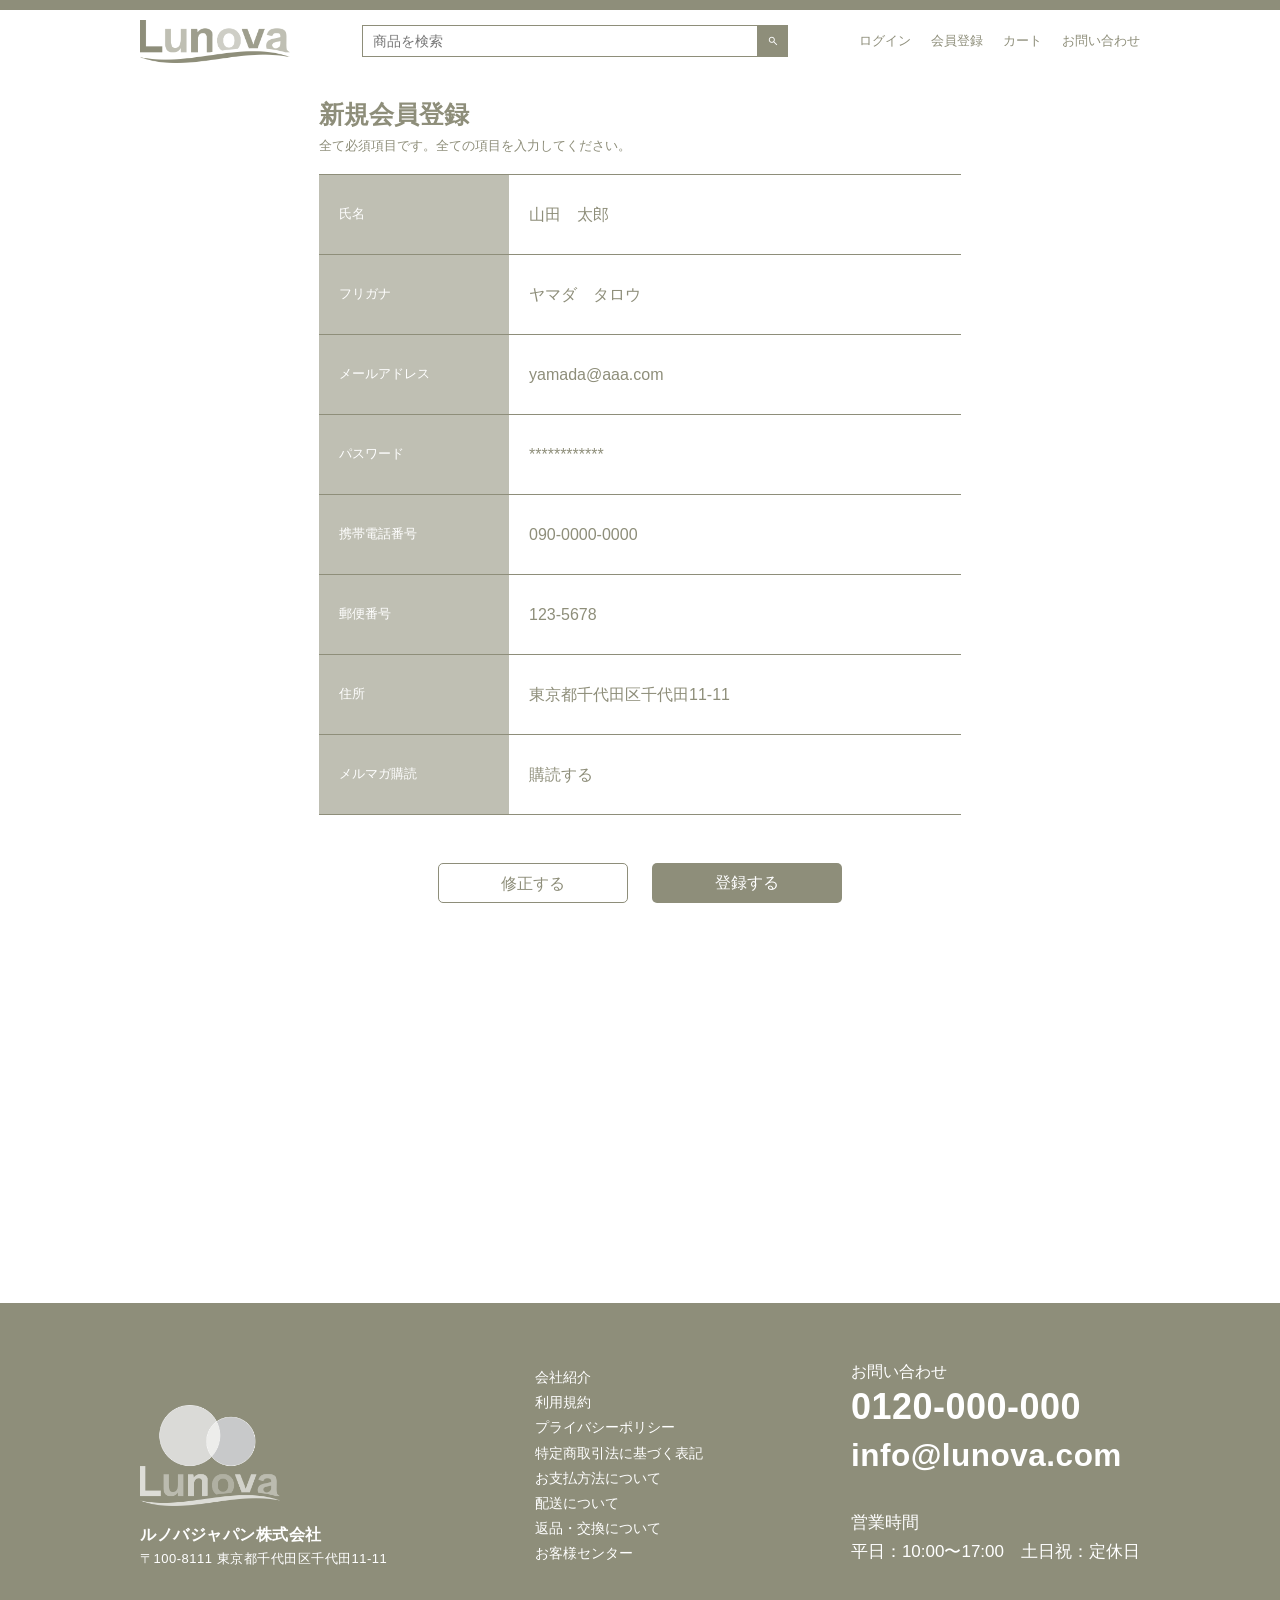
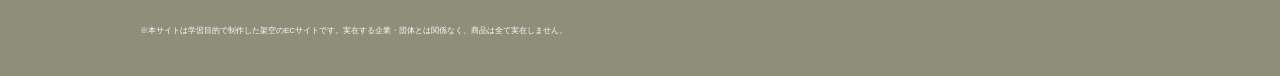
<file: signup-confirm.html>
<!DOCTYPE html>
<html lang="ja">

<head>
  <meta charset="UTF-8">
  <meta name="viewport" content="width=device-width, initial-scale=1.0">
  <title>新規会員登録 | Lunova | 北欧・インテリア家具の専門店　通販サイト　Lunovaルノバ</title>
  <meta name="description" content="北欧家具・インテリア専門店「Lunova」では、北欧やイギリスを中心とした家具やインテリア小物を取り揃え、トータルコーディネートをご提案・販売しています。">
  <meta property="og:site_name" content="新規会員登録 | Lunova | 北欧　インテリア家具">
  <!-- og:typeは通常ページならwebsite、記事ページならarticle -->
  <meta property="og:type" content="website">
  <!-- URLは公開する時に書く -->
  <meta property="og:url" content="#####">
  <meta property="og:title" content="新規会員登録 | Lunova | 北欧　インテリア家具">
  <meta property="og:description"
    content="北欧家具・インテリア専門店「Lunova」では、北欧やイギリスを中心とした家具やインテリア小物を取り揃え、トータルコーディネートをご提案・販売しています。">
  <meta property="og:locale" content="ja_JP">
  <meta property="og:image" content="https://lunova.com/images/ogp.jpg"><!-- サーバーアップしたら更新する！ -->
  <meta name="twitter:card" content="summary_large_image">

  <!-- ファビコン -->
  <link rel="icon" href="img/icon.ico">

  <!-- 電話番号の自動リンクオフ -->
  <meta name="format-detection" content="telephone=no" />

  <!-- CSS -->
  <link rel="stylesheet" href="CSS/reset.css">
  <link rel="stylesheet" href="https://cdn.jsdelivr.net/npm/swiper@11/swiper-bundle.min.css">
  <link rel="stylesheet" href="https://fonts.googleapis.com/css2?family=Material+Symbols+Outlined">
  <link rel="stylesheet" href="CSS/style.css">
  <link rel="stylesheet" href="CSS/login.css">

</head>

<body>
  <!-- ここからヘッダー -->
  <header class="header-wrap">
    <div class="header">
      <!-- ヘッダー　ロゴ -->
      <h1 class="header__logo"><a href="index.html"><img src="img/lunova_logo2.png" alt="Lunova"></a></h1>
      <!-- ヘッダー　検索 -->
      <form class="header__search" action="#">
        <input class="header__search-input" type="search" placeholder="商品を検索">
        <button class="header__search-button" type="submit">
          <span class="material-symbols-outlined">search</span>
        </button>
      </form>
      <!-- ヘッダー　ナビ -->
      <nav class="header__nav">
        <ul>
          <li><a href="login.html">ログイン</a></li>
          <li><a href="signup.html">会員登録</a></li>
          <li><a href="cart.html">カート</a></li>
          <li><a href="contact.html">お問い合わせ</a></li>
        </ul>
      </nav>
    </div>
  </header>
  <main>

    <!-- ここから新規会員登録-->
    <div class="login__container">
      <h2 class="login__title">新規会員登録</h2>
      <p>全て必須項目です。全ての項目を入力してください。</p>
      <form class="login-form">
        <div class="login-form__group">
          <label for="name" class="login-form__label">氏名</label>
          <p>山田　太郎</p>
        </div>
        <div class="login-form__group">
          <label for="name-kana" class="login-form__label">フリガナ</label>
          <p>ヤマダ　タロウ</p>
        </div>

        <div class="login-form__group">
          <label for="email" class="login-form__label">メールアドレス</label>
          <p>yamada@aaa.com</p>
        </div>

        <div class="login-form__group">
          <label for="password" class="login-form__label">パスワード</label>
          <p>************</p>
        </div>

        <div class="login-form__group">
          <label for="tel" class="login-form__label">携帯電話番号</label>
          <p>090-0000-0000</p>
        </div>

        <div class="login-form__group">
          <label for="postal-code" class="login-form__label">郵便番号</label>
          <p>123-5678</p>
        </div>

        <div class="login-form__group">
          <label for="address" class="login-form__label">住所</label>
          <p>東京都千代田区千代田11-11</p>
        </div>

        <div class="login-form__group">
          <label class="login-form__label">メルマガ購読</label>
          <p>購読する</p>
        </div>


      </form>
      <div class="signup__button">
        <div class="signup__button__container">
          <a href="signup.html" class="login-form__button-back">修正する</a>
          <a href="signup-complete.html" class="login-form__button-submit">登録する</a>
          <!-- <button class="login-form__button-submit">確認する</button> -->
        </div>
      </div>
    </div>














  </main>
  <!-- ここからフッター-->
  <footer class="footer-wrap">
    <div class="footer">

      <!-- ここからフッタ  企業情報ー-->
      <div class="footer__company">
        <img src="img/lunova_logo1.png" alt="Lunova">
        <p class="footer__company-name">ルノバジャパン株式会社</p>
        <p class="footer__address">〒100-8111 東京都千代田区千代田11-11</p>
      </div>
      <!-- ここからフッタ  リンク集ー-->
      <div class="footer__links">
        <ul>
          <li><a href="#">会社紹介</a></li>
          <li><a href="#">利用規約</a></li>
          <li><a href="#">プライバシーポリシー</a></li>
          <li><a href="#">特定商取引法に基づく表記</a></li>
          <li><a href="#">お支払方法について</a></li>
          <li><a href="#">配送について</a></li>
          <li><a href="#">返品・交換について</a></li>
          <li><a href="#">お客様センター</a></li>
        </ul>
      </div>
      <!-- ここからフッタ  問い合わせー-->
      <div class="footer__contact">
        <h3>お問い合わせ</h3>
        <p class="footer__contact-tel">0120-000-000</p>
        <p class="footer__contact-mail">info@lunova.com</p>
        <p class="footer__contact-hours">営業時間<br>平日：10:00〜17:00　土日祝：定休日</p>
      </div>
    </div>
    <!-- ここからフッタ  注釈ー-->
    <div class="footer__memo">
      <p>※本サイトは学習目的で制作した架空のECサイトです。実在する企業・団体とは関係なく、商品は全て実在しません。</p>
    </div>
    </div>

  </footer>
</body>

</html>
</file>
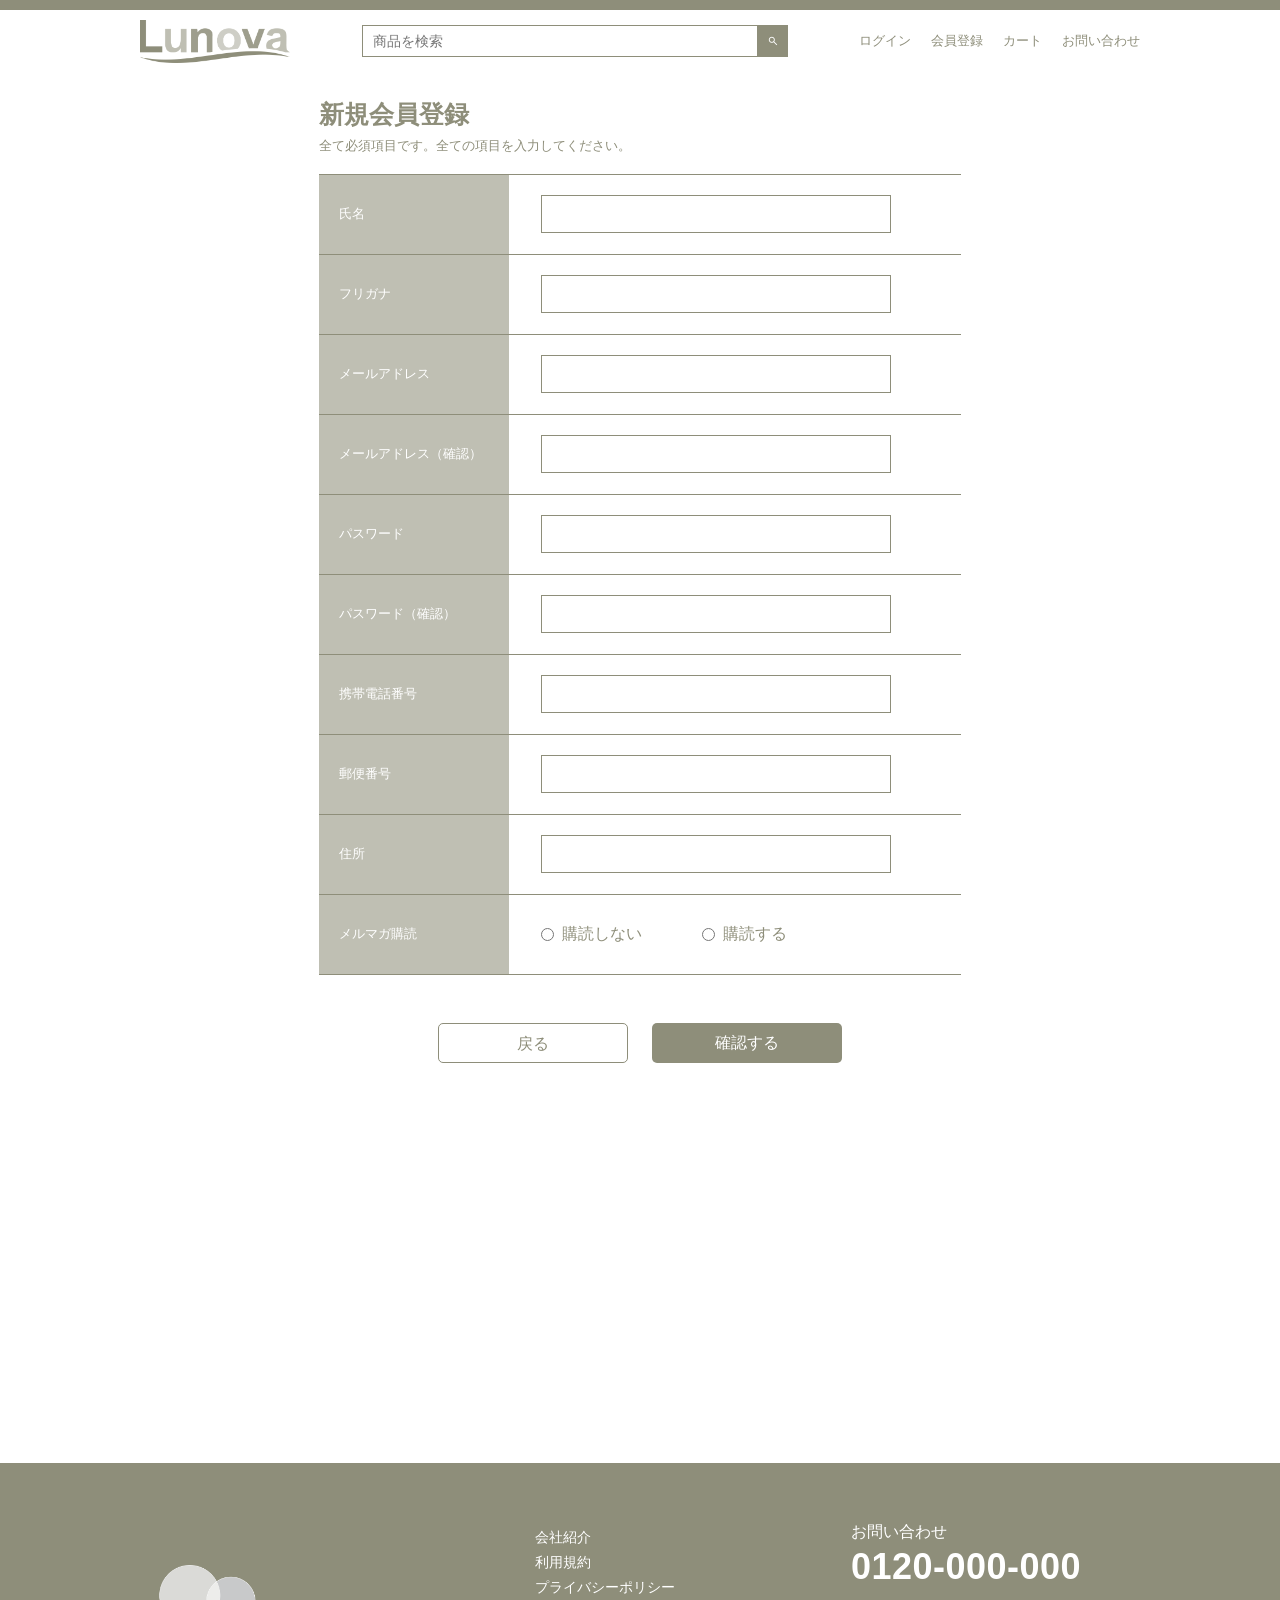
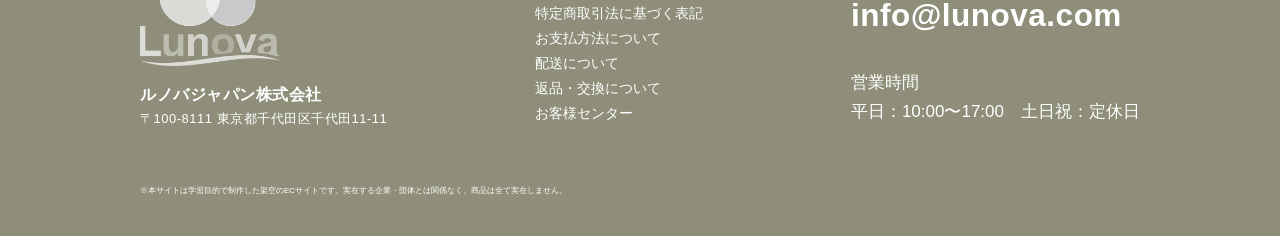
<file: signup.html>
<!DOCTYPE html>
<html lang="ja">

<head>
  <meta charset="UTF-8">
  <meta name="viewport" content="width=device-width, initial-scale=1.0">
  <title>新規会員登録 | Lunova | 北欧・インテリア家具の専門店　通販サイト　Lunovaルノバ</title>
  <meta name="description" content="北欧家具・インテリア専門店「Lunova」では、北欧やイギリスを中心とした家具やインテリア小物を取り揃え、トータルコーディネートをご提案・販売しています。">
  <meta property="og:site_name" content="新規会員登録 | Lunova | 北欧　インテリア家具">
  <!-- og:typeは通常ページならwebsite、記事ページならarticle -->
  <meta property="og:type" content="website">
  <!-- URLは公開する時に書く -->
  <meta property="og:url" content="#####">
  <meta property="og:title" content="新規会員登録 | Lunova | 北欧　インテリア家具">
  <meta property="og:description"
    content="北欧家具・インテリア専門店「Lunova」では、北欧やイギリスを中心とした家具やインテリア小物を取り揃え、トータルコーディネートをご提案・販売しています。">
  <meta property="og:locale" content="ja_JP">
  <meta property="og:image" content="https://lunova.com/images/ogp.jpg"><!-- サーバーアップしたら更新する！ -->
  <meta name="twitter:card" content="summary_large_image">

  <!-- ファビコン -->
  <link rel="icon" href="img/icon.ico">

  <!-- 電話番号の自動リンクオフ -->
  <meta name="format-detection" content="telephone=no" />

  <!-- CSS -->
  <link rel="stylesheet" href="CSS/reset.css">
  <link rel="stylesheet" href="https://cdn.jsdelivr.net/npm/swiper@11/swiper-bundle.min.css">
  <link rel="stylesheet" href="https://fonts.googleapis.com/css2?family=Material+Symbols+Outlined">
  <link rel="stylesheet" href="CSS/style.css">
  <link rel="stylesheet" href="CSS/login.css">

</head>

<body>
  <!-- ここからヘッダー -->
  <header class="header-wrap">
    <div class="header">
      <!-- ヘッダー　ロゴ -->
      <h1 class="header__logo"><a href="index.html"><img src="img/lunova_logo2.png" alt="Lunova"></a></h1>
      <!-- ヘッダー　検索 -->
      <form class="header__search" action="#">
        <input class="header__search-input" type="search" placeholder="商品を検索">
        <button class="header__search-button" type="submit">
          <span class="material-symbols-outlined">search</span>
        </button>
      </form>
      <!-- ヘッダー　ナビ -->
      <nav class="header__nav">
        <ul>
          <li><a href="login.html">ログイン</a></li>
          <li><a href="signup.html">会員登録</a></li>
          <li><a href="cart.html">カート</a></li>
          <li><a href="contact.html">お問い合わせ</a></li>
        </ul>
      </nav>
    </div>
  </header>
  <main>

    <!-- ここから新規会員登録-->
    <div class="login__container">
      <h2 class="login__title">新規会員登録</h2>
      <p>全て必須項目です。全ての項目を入力してください。</p>
      <form class="login-form">
        <div class="login-form__group">
          <label for="name" class="login-form__label">氏名</label>
          <input id="name" name="name" class="login-form__input" type="text">
        </div>
        <div class="login-form__group">
          <label for="name-kana" class="login-form__label">フリガナ</label>
          <input id="name-kana" name="name-kana" class="login-form__input" type="text">
        </div>

        <div class="login-form__group">
          <label for="email" class="login-form__label">メールアドレス</label>
          <input id="email" name="email" class="login-form__input" type="email">
        </div>

        <div class="login-form__group">
          <label for="email-confirm" class="login-form__label">メールアドレス（確認）</label>
          <input id="email-confirm" name="email-confirm" class="login-form__input" type="email">
        </div>

        <div class="login-form__group">
          <label for="password" class="login-form__label">パスワード</label>
          <input id="password" name="password" class="login-form__input" type="password">
        </div>

        <div class="login-form__group">
          <label for="password-confirm" class="login-form__label">パスワード（確認）</label>
          <input id="password-confirm" name="password-confirm" class="login-form__input" type="password">
        </div>

        <div class="login-form__group">
          <label for="tel" class="login-form__label">携帯電話番号</label>
          <input id="tel" name="tel" class="login-form__input" type="tel" inputmode="numeric">
          <!-- メモ inputmode="numeric"で数字キーボードが出る -->
        </div>

        <div class="login-form__group">
          <label for="postal-code" class="login-form__label">郵便番号</label>
          <input id="postal-code" name="postal-code" class="login-form__input" type="text" inputmode="numeric">
        </div>

        <div class="login-form__group">
          <label for="address" class="login-form__label">住所</label>
          <input id="address" name="address" class="login-form__input" type="text">
        </div>

        <div class="login-form__group">
          <label class="login-form__label">メルマガ購読</label>
          <div class="login-form__radio-area">
            <label><input id="newsletter-no" type="radio" name="newsletter" value="yes">購読しない</label>
            <label><input id="newsletter-yes" type="radio" name="newsletter" value="no">購読する</label>
          </div>
        </div>


      </form>
      <div class="signup__button">
        <div class="signup__button__container">
          <a href="login.html" class="login-form__button-back">戻る</a>
          <a href="signup-confirm.html" class="login-form__button-submit">確認する</a>
          <!-- <button class="login-form__button-submit">確認する</button> -->
        </div>
      </div>
    </div>














  </main>
  <!-- ここからフッター-->
  <footer class="footer-wrap">
    <div class="footer">

      <!-- ここからフッタ  企業情報ー-->
      <div class="footer__company">
        <img src="img/lunova_logo1.png" alt="Lunova">
        <p class="footer__company-name">ルノバジャパン株式会社</p>
        <p class="footer__address">〒100-8111 東京都千代田区千代田11-11</p>
      </div>
      <!-- ここからフッタ  リンク集ー-->
      <div class="footer__links">
        <ul>
          <li><a href="#">会社紹介</a></li>
          <li><a href="#">利用規約</a></li>
          <li><a href="#">プライバシーポリシー</a></li>
          <li><a href="#">特定商取引法に基づく表記</a></li>
          <li><a href="#">お支払方法について</a></li>
          <li><a href="#">配送について</a></li>
          <li><a href="#">返品・交換について</a></li>
          <li><a href="#">お客様センター</a></li>
        </ul>
      </div>
      <!-- ここからフッタ  問い合わせー-->
      <div class="footer__contact">
        <h3>お問い合わせ</h3>
        <p class="footer__contact-tel">0120-000-000</p>
        <p class="footer__contact-mail">info@lunova.com</p>
        <p class="footer__contact-hours">営業時間<br>平日：10:00〜17:00　土日祝：定休日</p>
      </div>
    </div>
    <!-- ここからフッタ  注釈ー-->
    <div class="footer__memo">
      <p>※本サイトは学習目的で制作した架空のECサイトです。実在する企業・団体とは関係なく、商品は全て実在しません。</p>
    </div>
    </div>

  </footer>
</body>

</html>
</file>
<file: CSS/style.css>
/************* 
共通部分 
**************/
@charset "utf-8";

body {
    /* 明朝 */
    /* font-family: "Times New Roman", "YuMincho", "Hiragino Mincho ProN", "Yu Mincho", "MS PMincho", serif; */
    /* ゴシック */
    font-family: "Hiragino Kaku Gothic ProN", "Hiragino Sans", "Yu Gothic", "Meiryo", sans-serif;
    padding-top: 100px;
}


a:hover {
    opacity: 0.7;
}

img {
    max-width: 100%;
    /* height: auto;→　書かなくても良いがお守り的に書いている */
    height: auto;
    /*     display: block;→ imgはインライン要素だがブロック要素に変える指示 */
    display: block;
}

/************* 
ヘッダー
**************/

.header-wrap {
    border-top: 10px solid #8e8e7a;
    position: fixed;
    top: 0;
    left: 0;
    width: 100%;
    background-color: #fff;
    z-index: 1000;
}

.header {
    max-width: 1000px;
    width: 100%;
    margin: 0 auto;
    display: flex;
    justify-content: space-between;
    align-items: center;
    padding: 10px 0;
}

.header__logo {
    max-width: 150px;
    width: 100%;
}

.header__search {
    display: flex;
    width: 426px;
    flex-shrink: 0;
}

.header__search-input {
    width: 100%;
    height: 32px;
    border: 1px solid #8e8e7a;
    padding: 8px 10px;
    font-size: 14px;
}

.header__search-button {
    width: 32px;
    height: 32px;
    border: 1px solid #8e8e7a;
    background-color: #8e8e7a;
    cursor: pointer;
    display: flex;
    justify-content: center;
    align-items: center;
}

.material-symbols-outlined {
    /* 検索窓の虫眼鏡アイコン */
    font-size: 12px;
    color: #fff;
}

.header__nav ul {
    font-size: 13px;
    color: #8e8e7a;
    display: flex;
    gap: 20px;
}

/************* 
ヒーローコンテンツ　バナー＆スライダー
**************/

.hero {
    max-width: 1000px;
    width: 100%;
    margin: 0 auto;
    background-color: #bfbfb3;
    padding: 20px;
}

.hero__content {
    display: flex;
    gap: 20px;
    align-items: stretch;
}

.hero__banners {
    width: 240px;
}

.hero__banners ul {
    display: flex;
    flex-direction: column;
    gap: 7.5px;
}

.hero__banners li {
    width: 100%;
}

.hero__banners img,
.hero__slider img {
    width: 100%;
    height: auto;
    display: block;
}

.hero__banner-item {
    flex: 1;
}

.hero__banner-item a {
    display: block;
    height: 100%;
}

.hero__slider {
    flex: 1;
    overflow: hidden;
    position: relative;
}

.hero__slider::after {
    content: "";
    position: absolute;
    top: 0;
    right: 0;
    width: 120px;
    height: 100%;
    background: linear-gradient(to right,
            rgba(255, 255, 255, 0),
            rgba(255, 255, 255, 1));
    pointer-events: none;
    z-index: 10;
}

.swiper {
    width: 100%;
}

.swiper-slide {
    width: 500px;
}

.swiper-button-prev,
.swiper-button-next {
    color: #8e8e7a;
    z-index: 20;
}

.swiper-button-next::after,
.swiper-button-prev::after {
    font-size: 24px;
}

.swiper-pagination-bullet-active {
    background: #8e8e7a;
}

/************* 
セクションタイトル
**************/
.section-title {
    display: flex;
    align-items: baseline;
    gap: 5px
}

.section-title__en {
    font-size: 27px;
    color: #a1a194;
    font-weight: 900;
    margin-bottom: 10px;
}

.section-title__ja {
    font-size: 12px;
    color: #a1a194;
    font-weight: 100;
}

/************* 
カテゴリー
**************/

.category {
    max-width: 1000px;
    width: 100%;
    margin: 80px auto 0;
}

.category__container ul {
    display: grid;
    grid-template-columns: repeat(3, 1fr);
    gap: 20px;
}

/************* 
新着商品
**************/
.new-arrivals {
    max-width: 1000px;
    width: 100%;
    margin: 100px auto 0;
}

.new-arrivals__list{
    margin-bottom: 80px;
}

.new-arrivals__list ul {
    display: grid;
    grid-template-columns: repeat(4, 1fr);
}

.product-card {
    width: 230px;
    height: 340px;
    color: #8e8e7a;
}

.product-card img {
    border: 1px solid #8e8e7a;
    border-radius: 3%;
    padding: 5px;
    margin-bottom: 5px;
}

.product-card__name {
    font-size: 14px;
    line-height: 1.5;

    /* 超えた商品名を隠す */
    overflow: hidden;

    /* 2行で省略する */
    display: -webkit-box;
    -webkit-box-orient: vertical;
    -webkit-line-clamp: 2;
    line-clamp: 2;
    min-height: calc(1.5em * 2);
}

.product-card__price {
    font-size: 16px;
}

.product-card__tax {
    font-size: 12px;
}

.product-card__more {
    width: 230px;
    height: 230px;
    text-align: center;
    line-height: 230px;
    border: 1px solid #8e8e7a;
    border-radius: 3%;
    font-weight: bold;
    letter-spacing: 2px;
}

/************* 
ランキング・コーディネイト
**************/

.ranking,
.coordinate {
    max-width: 1000px;
    width: 100%;
    margin: 0 auto;
}

.ranking__container,
.coordinate__container {
    margin-bottom: 80px;
}


/************* 
フッター
**************/
.footer-wrap {
    background-color: #8e8e7a;
}

.footer {
    max-width: 1000px;
    width: 100%;
    margin: 0 auto;
    display: flex;
    justify-content: space-between;
    /* 下揃えさせる */
    align-items: flex-end;
    padding: 60px 0;
    color: #fff;
}


/********** フッター企業情報 **************/
.footer__company img {
    width: 140px;
    margin-bottom: 20px;
}

.footer__company-name {
    font-size: 16px;
    font-weight: 600;
    margin-bottom: 7px;
    letter-spacing: 0.5px;
}

.footer__address {
    font-size: 13px;
    letter-spacing: 0.5px;
}

/********** フッター　リンク集 **************/
.footer__links {
    font-size: 14px;
    line-height: 1.8;
}

/********** フッター　問い合わせ **************/
.footer__contact h3 {
    font-size: 16px;
    margin-bottom: 5px;
}

.footer__contact-tel {
    font-size: 36px;
    font-weight: bold;
    margin-bottom: 10px;
    letter-spacing: 0.5px;
}

.footer__contact-mail {
    font-size: 31.5px;
    font-weight: bold;
    margin-bottom: 35px;
    letter-spacing: 0.5px;
}

.footer__contact-hours {
    font-size: 17px;
    line-height: 1.7;
}

/********** フッター　注釈 **************/

.footer__memo {
    max-width: 1000px;
    width: 100%;
    margin: 0 auto;
    color: #fff;
    font-size: 8px;
    padding-bottom: 40px;
}

/************* 
レスポンシブ
**************/

@media screen and (max-width:768px) {}
</file>
<file: CSS/login.css>
/************* 
共通部分 
**************/
@charset "utf-8";

body {
    /* 明朝 */
    /* font-family: "Times New Roman", "YuMincho", "Hiragino Mincho ProN", "Yu Mincho", "MS PMincho", serif; */
    /* ゴシック */
    font-family: "Hiragino Kaku Gothic ProN", "Hiragino Sans", "Yu Gothic", "Meiryo", sans-serif;
    padding-top: 100px;
}


a:hover {
    opacity: 0.7;
}

img {
    max-width: 100%;
    /* height: auto;→　書かなくても良いがお守り的に書いている */
    height: auto;
    /*     display: block;→ imgはインライン要素だがブロック要素に変える指示 */
    display: block;
}

/************* 
ログイン
**************/

.login__container {
    max-width: 642px;
    width: 100%;
    margin: 0 auto 40px;
}

.login__title {
    font-size: 25px;
    font-weight: bold;
    color: #8e8e7a;
    margin-bottom: 10px;
}

.login__container p {
    font-size: 13px;
    color: #8e8e7a;
    margin-bottom: 20px;
}

.login-form {
    max-width: 642px;
    width: 100%;
    border-bottom: 1px solid #8e8e7a;
}

.login-form__group {
    display: flex;
    height: 80px;
    border-top: 1px solid #8e8e7a;
}

.login-form__label {
    width: 190px;
    color: #ffffff;
    font-size: 13px;
    background-color: #bfbfb3;
    display: flex;
    align-items: center;
    padding-left: 20px;
}

.login-form__input {
    width: 350px;
    height: 38px;
    margin: auto 32px;
    padding: 0 12px;
    font-size: 14px;
    border: 1px solid #8e8e7a;
}

.login-form__button,
.login-regist {
    display: block;
    width: 190px;
    height: 40px;
    margin: 24px auto 0;
    border-radius: 5px;
    text-align: center;
    color: #ffffff;
    background-color: #8e8e7a;
    line-height: 40px;
}

.login__forget {
    width: 200px;
    margin: 16px auto 100px;
    text-align: center;
    border-bottom: 1px solid #8e8e7a;
}

.login__forget a {
    font-size: 13px;
    color: #8e8e7a;
}

/******************* ここまでログインページ ********************/
/******************* ここからパスワード再設定 ********************/
.login-regist {
    margin-bottom: 200px;
    line-height: 40px;
}

.forget__button {
    max-width: 642px;
    width: 100%;
    margin-bottom: 400px;
}

.forget__button__container {
    display: flex;
    justify-content: center;
    gap: 24px;
    margin: 24px auto 40px;
}

.login-form__button-back {
    display: block;
    width: 190px;
    height: 40px;
    margin: 24px 0 0;
    border-radius: 5px;
    text-align: center;
    color: #8e8e7a;
    background-color: #ffffff;
    border: 1px solid #8e8e7a;
    line-height: 40px;
}

.login-form__button-submit {
    display: block;
    width: 190px;
    height: 40px;
    margin: 24px 0 0;
    border-radius: 5px;
    text-align: center;
    color: #ffffff;
    background-color: #8e8e7a;
    line-height: 40px;
}

/******************* ここまでパスワード再設定 ********************/
/******************* ここから会員登録 ********************/
.signup__button {
    max-width: 642px;
    width: 100%;
    margin-bottom: 400px;
}

.signup__button__container {
    display: flex;
    justify-content: center;
    gap: 24px;
    margin: 24px auto 40px;
}

.login-form__radio-area {
    margin-left: 32px;
    display: flex;
    gap: 60px;
    align-items: center;
    color: #8e8e7a;
    font-size: 16px;
}

.login-form__radio-area input[type="radio"] {
    margin-right: 8px;
}

.login-form__group p {
    margin-left: 20px;
    font-size: 16px;
    line-height: 80px;
}



/******************* ここまで会員登録 ********************/

<div class="login__container"><h2 class="login__title">会員の方</h2><p>メールアドレスとパスワードを入力してログインしてください。</p><div class="login-form"><div class="login-form__group"><label class="login-form__label">メールアドレス</label><input class="login-form__input"></div><div class="login-form__group"><label class="login-form__label">パスワード</label><input class="login-form__input"></div><button class="login-form__button">ログイン</button></div><div class="login__forget"><a href="..//html/forget.html">パスワードをお忘れの方はこちら</a></div>
/************* 
会員登録
**************/
<div class="login__container"></div><h2 class="login__title">まだ会員登録されていない方</h2><p>初めてご利用の方は、こちらから会員登録してください。</p><button class="login-regist">新規会員登録</button></div>
/************* 
レスポンシブ
**************/

@media screen and (max-width:768px) {}
</file>
